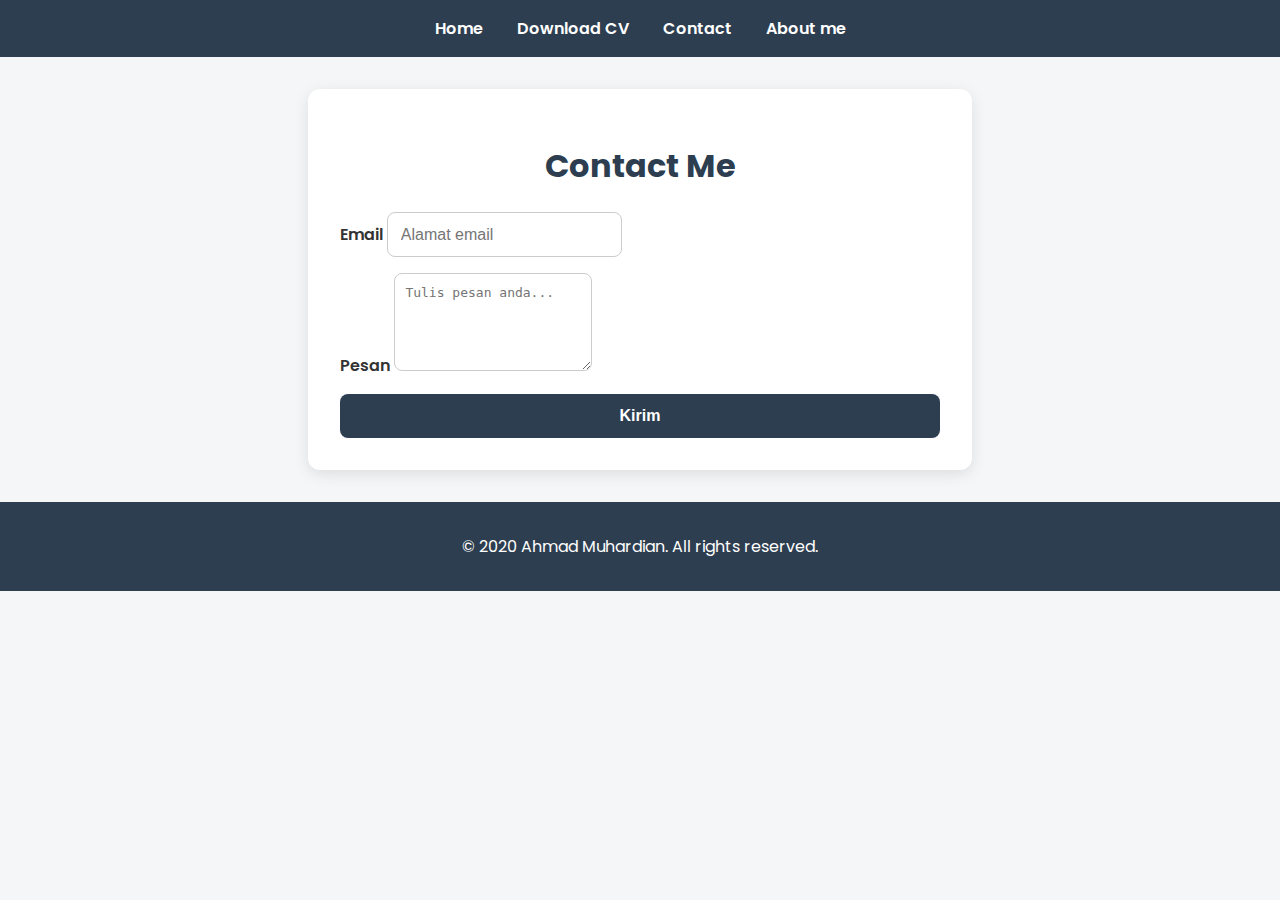
<file: contact.html>
<!DOCTYPE html>
<html lang="en">

<head>
  <meta charset="UTF-8" />
  <meta name="viewport" content="width=device-width, initial-scale=1.0" />
  <title>Muhammad Fadillah Ikram Naveki Personal Website</title>

  <link href="https://fonts.googleapis.com/css2?family=Poppins:wght@400;600&display=swap" rel="stylesheet">

  <style>
    body {
      margin: 0;
      font-family: 'Poppins', sans-serif;
      background-color: #f4f6f8;
      color: #333;
    }

    nav {
        background-color: #2d3e50;
        padding: 1em;
        text-align: center;
        }

        nav a {
        color: white;
        margin: 0 15px;
        text-decoration: none;
        font-weight: 600;
        position: relative;
        transition: all 0.3s ease;
        }

        nav a::after {
        content: '';
        position: absolute;
        width: 0;
        height: 3px;
        bottom: -5px;
        left: 50%;
        background-color: #00e0ff;
        transition: all 0.3s ease;
        transform: translateX(-50%);
        }

        nav a:hover {
        color: #00e0ff;
        }

        nav a:hover::after {
        width: 100%;
        }

    .contact-container {
      background-color: white;
      max-width: 600px;
      margin: 2em auto;
      padding: 2em;
      border-radius: 12px;
      box-shadow: 0 4px 15px rgba(0, 0, 0, 0.1);
    }

    .contact-container h1 {
      text-align: center;
      color: #2d3e50;
    }

    form {
      display: flex;
      flex-direction: column;
      gap: 1em;
    }

    label {
      font-weight: 600;
      margin-bottom: 0.5em;
    }

    input[type="email"],
    textarea {
      padding: 0.8em;
      border: 1px solid #ccc;
      border-radius: 8px;
      font-size: 1em;
      resize: vertical;
    }

    input[type="submit"] {
      background-color: #2d3e50;
      color: white;
      border: none;
      padding: 0.8em;
      border-radius: 8px;
      font-size: 1em;
      font-weight: 600;
      cursor: pointer;
      transition: background-color 0.3s ease;
    }

    input[type="submit"]:hover {
      background-color: #1c2a38;
    }

    footer {
      background-color: #2d3e50;
      color: white;
      text-align: center;
      padding: 1em;
      margin-top: 2em;
    }
  </style>
</head>

<body>
  <nav>
    <a href="index.html">Home</a> 
    <a href="cv-dian.pdf">Download CV</a> 
    <a href="contact.html">Contact</a> 
    <a href="about.html">About me</a>
  </nav>

  <div class="contact-container">
    <h1>Contact Me</h1>
    <form>
      <div>
        <label for="email">Email</label>
        <input type="email" name="email" placeholder="Alamat email" required />
      </div>

      <div>
        <label for="message">Pesan</label>
        <textarea name="message" placeholder="Tulis pesan anda..." rows="5" required></textarea>
      </div>

      <input type="submit" value="Kirim" />
    </form>
  </div>

  <footer>
    <p>&copy; 2020 Ahmad Muhardian. All rights reserved.</p>
  </footer>
</body>

</html>
</file>
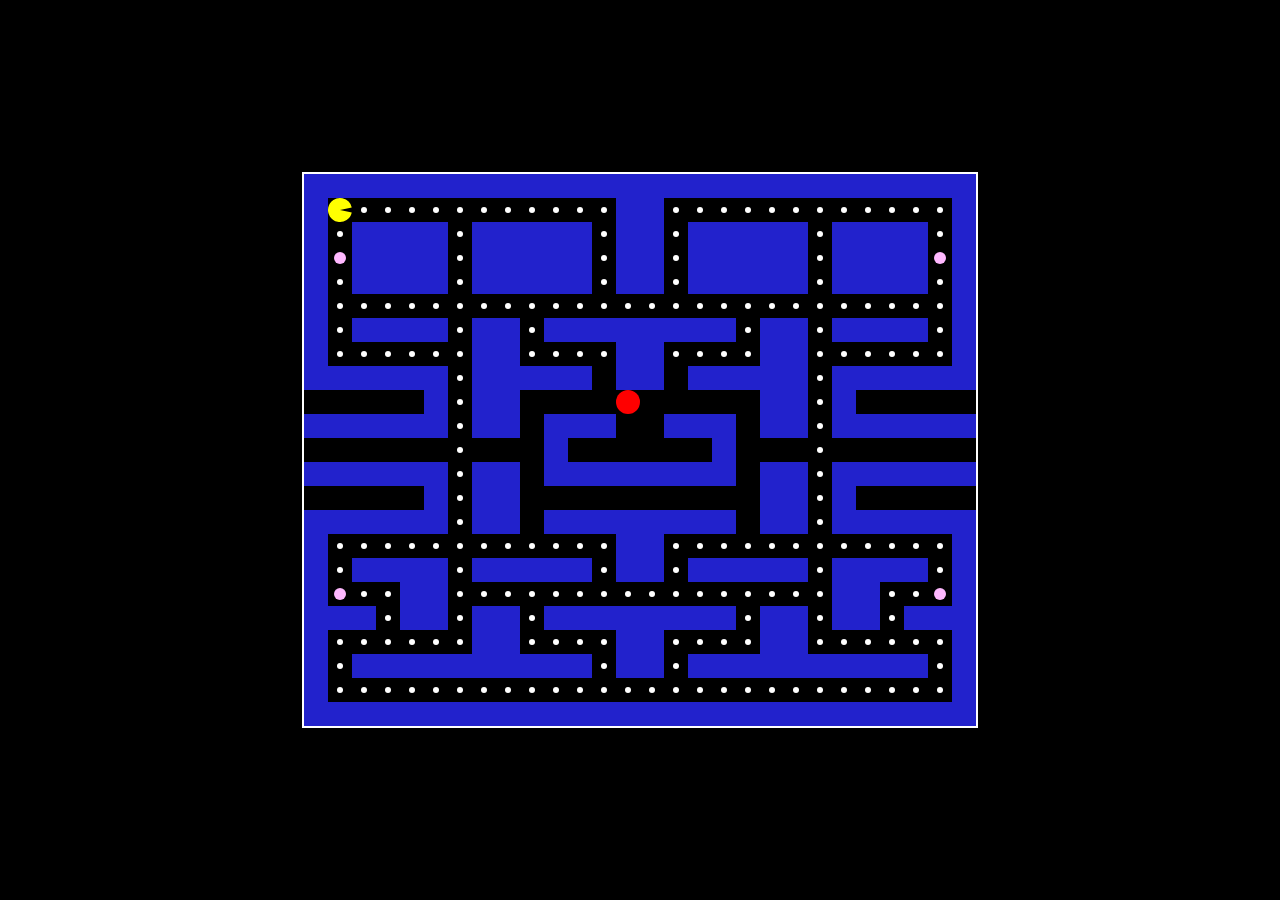
<file: games/pacman/pacman.html>
<!DOCTYPE html>
<html lang="en">

<head>
  <meta charset="UTF-8" />
  <meta name="viewport" content="width=device-width, initial-scale=1.0" />
  <title>Pacman Game</title>
  <style>
    body {
      margin: 0;
      background-color: black;
      display: flex;
      align-items: center;
      justify-content: center;
      height: 100vh;
    }
    canvas {
      border: 2px solid white;
      image-rendering: pixelated;
    }
    #overlay {
      position: fixed;
      top: 0;
      left: 0;
      width: 100%;
      height: 100%;
      background: rgba(0, 0, 0, 0.8);
      display: flex;
      flex-direction: column;
      align-items: center;
      justify-content: center;
      color: white;
      font-family: sans-serif;
      z-index: 9999;
    }
    #overlay.hidden {
      display: none;
    }
    #overlay button {
      margin-top: 1em;
      padding: 0.5em 1.5em;
      font-size: 1rem;
      cursor: pointer;
      background: yellow;
      border: none;
      border-radius: 5px;
      font-weight: bold;
    }
    #overlay button:hover {
      background: gold;
    }
  </style>
</head>

<body>
  <canvas id="pacman"></canvas>

  <div id="overlay" class="hidden">
    <h1>Game Over</h1>
    <p id="scoreDisplay"></p>
    <button onclick="restartGame()">Main Lagi</button>
    <button onclick="exitGame()">Udahan</button>
  </div>

  <script>
    const tileSize = 24;
    const map = [
      "############################",
      "#............##............#",
      "#.####.#####.##.#####.####.#",
      "#o####.#####.##.#####.####o#",
      "#.####.#####.##.#####.####.#",
      "#..........................#",
      "#.####.##.########.##.####.#",
      "#......##....##....##......#",
      "######.##### ## #####.######",
      "     #.##          ##.#     ",
      "######.## ###--### ##.######",
      "      .   #      #   .      ",
      "######.## ######## ##.######",
      "     #.##          ##.#     ",
      "######.## ######## ##.######",
      "#............##............#",
      "#.####.#####.##.#####.####.#",
      "#o..##................##..o#",
      "###.##.##.########.##.##.###",
      "#......##....##....##......#",
      "#.##########.##.##########.#",
      "#..........................#",
      "############################"
    ];

    const canvas = document.getElementById("pacman");
    canvas.width = map[0].length * tileSize;
    canvas.height = map.length * tileSize;
    const ctx = canvas.getContext("2d");

    let pacman;
    let ghosts;
    let score;
    let gameOver;
    let interval;

    function initGame() {
      pacman = { x: 1, y: 1, dirX: 0, dirY: 0, angle: 0 };
      ghosts = [{ x: 14, y: 11, dirX: 0, dirY: 0 }];
      score = 0;
      gameOver = false;
      document.getElementById("overlay").classList.add("hidden");
      interval = setInterval(gameLoop, 200);
    }

    function drawMap() {
      for (let row = 0; row < map.length; row++) {
        for (let col = 0; col < map[row].length; col++) {
          let ch = map[row][col];
          let x = col * tileSize;
          let y = row * tileSize;

          if (ch === "#") {
            ctx.fillStyle = "#2222cc";
            ctx.fillRect(x, y, tileSize, tileSize);
          } else if (ch === ".") {
            ctx.fillStyle = "#fff";
            ctx.beginPath();
            ctx.arc(x + tileSize / 2, y + tileSize / 2, 3, 0, 2 * Math.PI);
            ctx.fill();
          } else if (ch === "o") {
            ctx.fillStyle = "#ffb8ff";
            ctx.beginPath();
            ctx.arc(x + tileSize / 2, y + tileSize / 2, 6, 0, 2 * Math.PI);
            ctx.fill();
          }
        }
      }
    }

    function drawPacman() {
      const px = pacman.x * tileSize + tileSize / 2;
      const py = pacman.y * tileSize + tileSize / 2;
      ctx.fillStyle = "yellow";
      ctx.beginPath();
      ctx.moveTo(px, py);
      ctx.arc(px, py, tileSize / 2, pacman.angle + 0.2, pacman.angle + Math.PI * 2 - 0.2);
      ctx.lineTo(px, py);
      ctx.fill();
    }

    function drawGhosts() {
      ctx.fillStyle = "red";
      for (let ghost of ghosts) {
        ctx.beginPath();
        ctx.arc(ghost.x * tileSize + tileSize / 2, ghost.y * tileSize + tileSize / 2, tileSize / 2, 0, Math.PI * 2);
        ctx.fill();
      }
    }

    function movePacman() {
      const nextX = pacman.x + pacman.dirX;
      const nextY = pacman.y + pacman.dirY;
      const nextTile = map[nextY]?.[nextX];
      if (nextTile && nextTile !== "#") {
        pacman.x = nextX;
        pacman.y = nextY;
        if (map[pacman.y][pacman.x] === ".") {
          map[pacman.y] = map[pacman.y].substring(0, pacman.x) + " " + map[pacman.y].substring(pacman.x + 1);
          score++;
        }
      }
    }

    function moveGhosts() {
      for (let ghost of ghosts) {
        const directions = [
          { dx: 0, dy: -1 },
          { dx: 0, dy: 1 },
          { dx: -1, dy: 0 },
          { dx: 1, dy: 0 }
        ];
        const validMoves = directions.filter(dir => {
          const tx = ghost.x + dir.dx;
          const ty = ghost.y + dir.dy;
          return map[ty]?.[tx] !== "#";
        });
        if (validMoves.length > 0) {
          const move = validMoves[Math.floor(Math.random() * validMoves.length)];
          ghost.x += move.dx;
          ghost.y += move.dy;
        }
      }
    }

    function checkCollision() {
      for (let ghost of ghosts) {
        if (ghost.x === pacman.x && ghost.y === pacman.y) {
          gameOver = true;
          clearInterval(interval);
          document.getElementById("scoreDisplay").textContent = `Score kamu: ${score}`;
          document.getElementById("overlay").classList.remove("hidden");
        }
      }
    }

    function gameLoop() {
      if (gameOver) return;
      ctx.clearRect(0, 0, canvas.width, canvas.height);
      drawMap();
      movePacman();
      moveGhosts();
      checkCollision();
      drawPacman();
      drawGhosts();
    }

    document.addEventListener("keydown", e => {
      if (e.key === "ArrowLeft" || e.key === "a") {
        pacman.dirX = -1; pacman.dirY = 0; pacman.angle = Math.PI;
      } else if (e.key === "ArrowRight" || e.key === "d") {
        pacman.dirX = 1; pacman.dirY = 0; pacman.angle = 0;
      } else if (e.key === "ArrowUp" || e.key === "w") {
        pacman.dirX = 0; pacman.dirY = -1; pacman.angle = -Math.PI / 2;
      } else if (e.key === "ArrowDown" || e.key === "s") {
        pacman.dirX = 0; pacman.dirY = 1; pacman.angle = Math.PI / 2;
      }
    });

    function restartGame() {
      clearInterval(interval);
      initGame();
    }

    function exitGame() {
      window.location.href = "../../index.html"; // Ganti dengan path dashboard jika berbeda
    }

    initGame();
  </script>
</body>

</html>
</file>
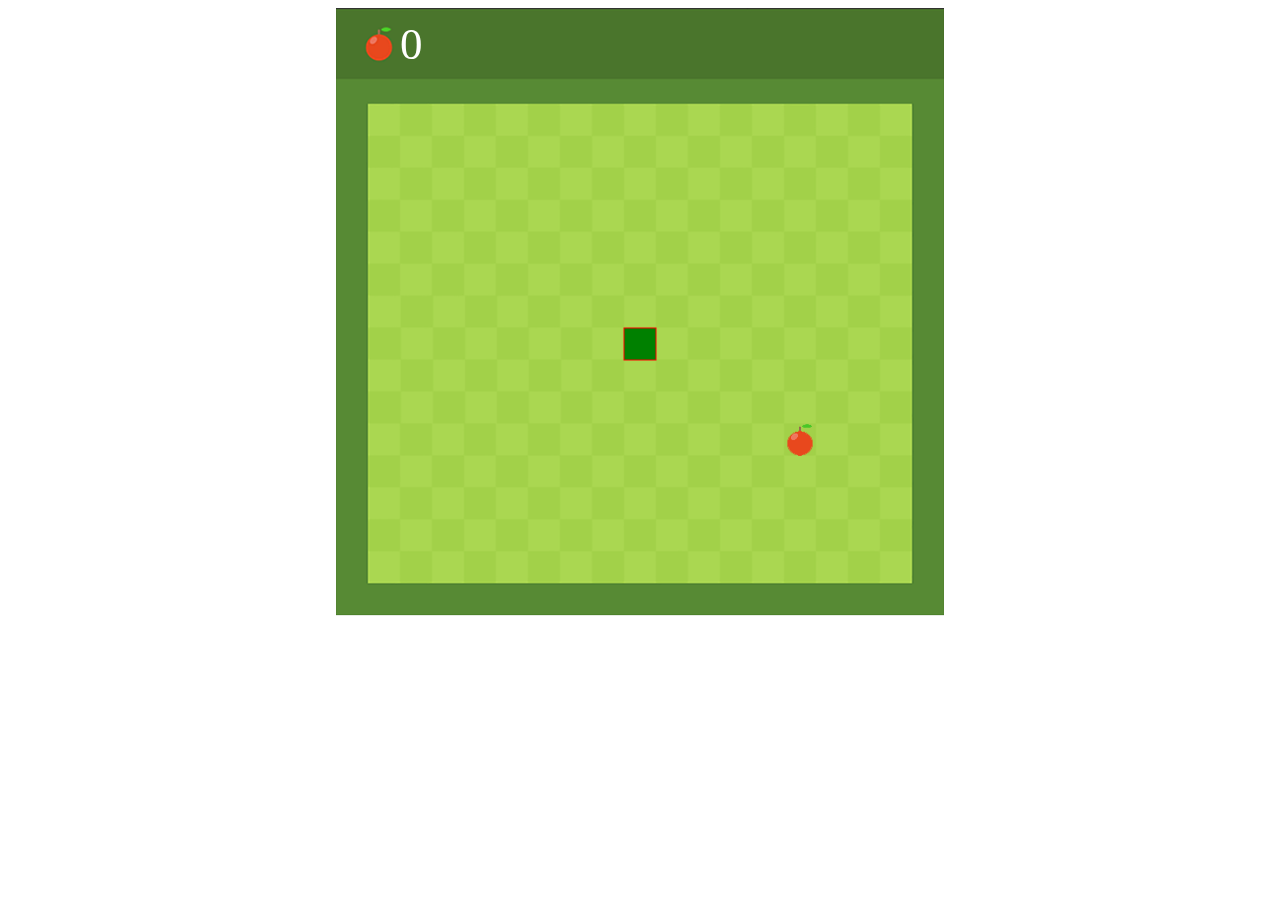
<file: games/snake/snake.html>
<html>
    <head>
        <title>Snake Game</title>
        <style>
            canvas{
                display: block;
                margin: 0 auto;
            }
/* Game Over Overlay */
            #game-over {
            position: fixed;
            top: 0;
            left: 0;
            width: 100%;
            height: 100%;
            backdrop-filter: blur(5px);
            background-color: rgba(0, 0, 0, 0.5);
            display: flex;
            align-items: center;
            justify-content: center;
            z-index: 1000;
            }

            #game-over.hidden {
            display: none;
            }

            .popup {
            background-color: #fff;
            color: #333;
            padding: 2em;
            border-radius: 12px;
            text-align: center;
            box-shadow: 0 10px 25px rgba(0,0,0,0.3);
            animation: fadeIn 0.4s ease-in-out;
            }

            .popup h2 {
            margin-top: 0;
            font-size: 2em;
            }

            .popup button {
            margin: 0.5em;
            padding: 0.6em 1.2em;
            font-size: 1em;
            border: none;
            border-radius: 8px;
            cursor: pointer;
            transition: background 0.3s ease;
            }

            #restart-btn {
            background-color: #2ecc71;
            color: white;
            }

            #restart-btn:hover {
            background-color: #27ae60;
            }

            #quit-btn {
            background-color: #e74c3c;
            color: white;
            }

            #quit-btn:hover {
            background-color: #c0392b;
            }

            @keyframes fadeIn {
            from { opacity: 0; transform: scale(0.9); }
            to { opacity: 1; transform: scale(1); }
            }

        </style>
    </head>
    <canvas id="snake" width="608" height="608"></canvas>
        <div id="game-over" class="hidden">
        <div class="popup">
            <h2>Game Over</h2>
            <p>Skor kamu: <span id="final-score">0</span></p>
            <button id="restart-btn">Main Lagi</button>
            <button id="quit-btn" onclick="exitGame()">Udahan</button>
        </div>
        </div>

    <script src="snake.js"></script>
    <script>
    function exitGame() {
        window.location.href = "../../index.html";
    }
    </script>


    
</html>
</file>
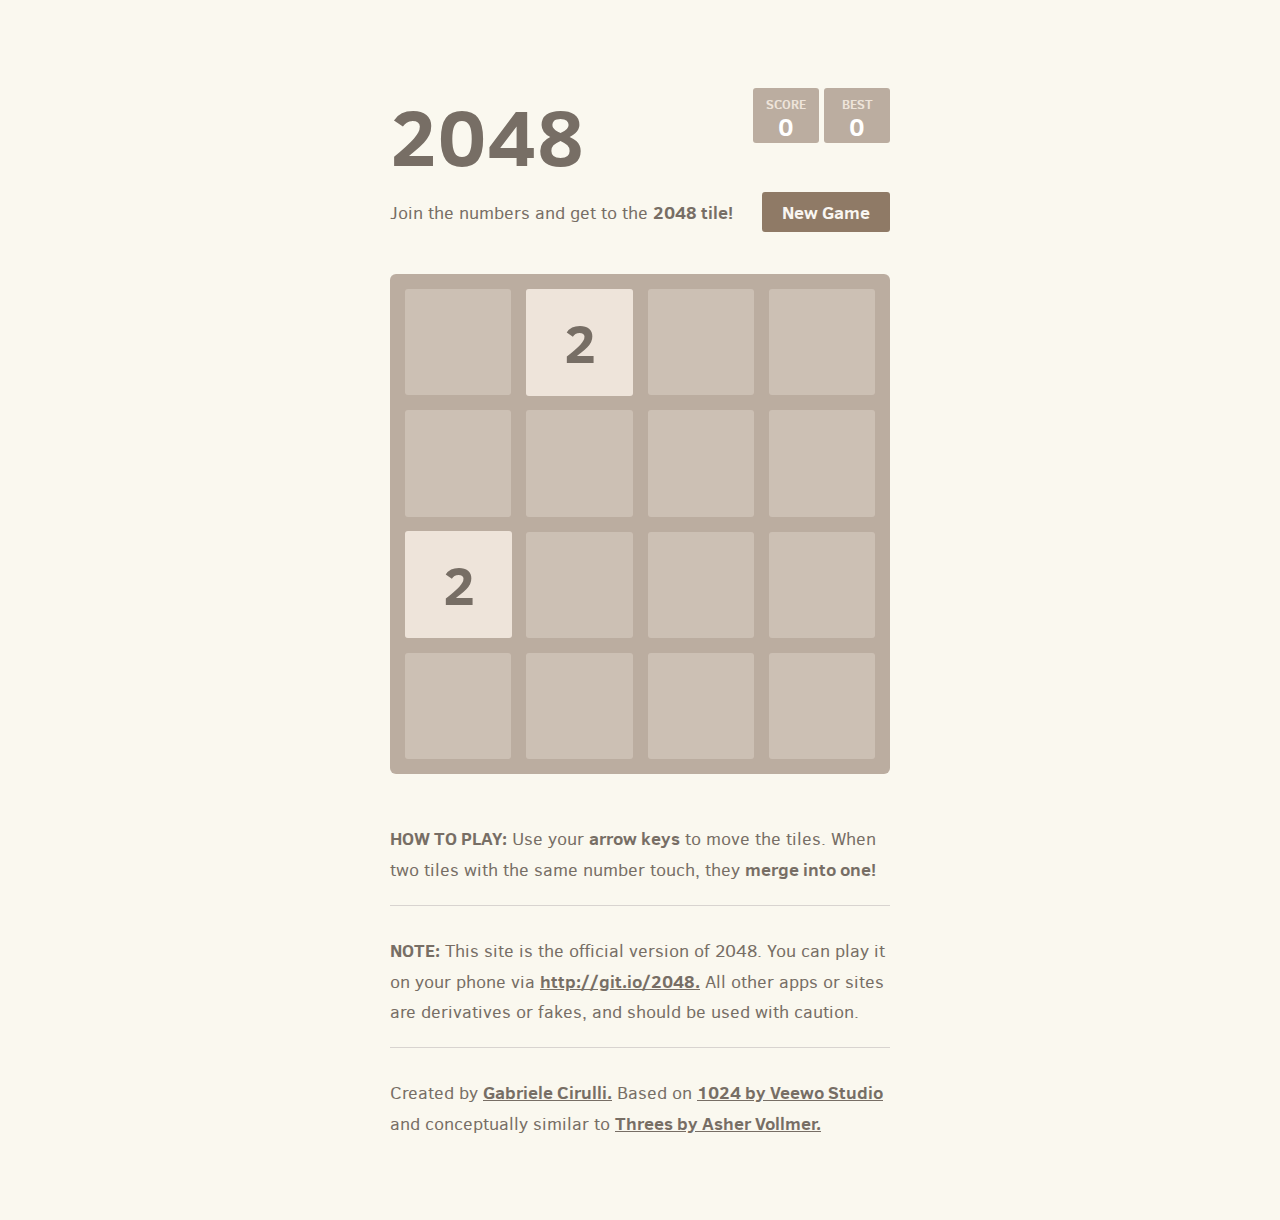
<file: games/2048/2048-master/2048-master/2048.html>
<!DOCTYPE html>
<html>
<head>
  <meta charset="utf-8">
  <title>2048</title>

  <link href="style/main.css" rel="stylesheet" type="text/css">
  <link rel="shortcut icon" href="favicon.ico">
  <link rel="apple-touch-icon" href="meta/apple-touch-icon.png">
  <link rel="apple-touch-startup-image" href="meta/apple-touch-startup-image-640x1096.png" media="(device-width: 320px) and (device-height: 568px) and (-webkit-device-pixel-ratio: 2)"> <!-- iPhone 5+ -->
  <link rel="apple-touch-startup-image" href="meta/apple-touch-startup-image-640x920.png"  media="(device-width: 320px) and (device-height: 480px) and (-webkit-device-pixel-ratio: 2)"> <!-- iPhone, retina -->
  <meta name="apple-mobile-web-app-capable" content="yes">
  <meta name="apple-mobile-web-app-status-bar-style" content="black">

  <meta name="HandheldFriendly" content="True">
  <meta name="MobileOptimized" content="320">
  <meta name="viewport" content="width=device-width, target-densitydpi=160dpi, initial-scale=1.0, maximum-scale=1, user-scalable=no, minimal-ui">
</head>
<body>
  <div class="container">
    <div class="heading">
      <h1 class="title">2048</h1>
      <div class="scores-container">
        <div class="score-container">0</div>
        <div class="best-container">0</div>
      </div>
    </div>

    <div class="above-game">
      <p class="game-intro">Join the numbers and get to the <strong>2048 tile!</strong></p>
      <a class="restart-button">New Game</a>
    </div>

    <div class="game-container">
      <div class="game-message">
        <p></p>
        <div class="lower">
	        <a class="keep-playing-button">Keep going</a>
          <a class="retry-button">Try again</a>
        </div>
      </div>

      <div class="grid-container">
        <div class="grid-row">
          <div class="grid-cell"></div>
          <div class="grid-cell"></div>
          <div class="grid-cell"></div>
          <div class="grid-cell"></div>
        </div>
        <div class="grid-row">
          <div class="grid-cell"></div>
          <div class="grid-cell"></div>
          <div class="grid-cell"></div>
          <div class="grid-cell"></div>
        </div>
        <div class="grid-row">
          <div class="grid-cell"></div>
          <div class="grid-cell"></div>
          <div class="grid-cell"></div>
          <div class="grid-cell"></div>
        </div>
        <div class="grid-row">
          <div class="grid-cell"></div>
          <div class="grid-cell"></div>
          <div class="grid-cell"></div>
          <div class="grid-cell"></div>
        </div>
      </div>

      <div class="tile-container">

      </div>
    </div>

    <p class="game-explanation">
      <strong class="important">How to play:</strong> Use your <strong>arrow keys</strong> to move the tiles. When two tiles with the same number touch, they <strong>merge into one!</strong>
    </p>
    <hr>
    <p>
    <strong class="important">Note:</strong> This site is the official version of 2048. You can play it on your phone via <a href="http://git.io/2048">http://git.io/2048.</a> All other apps or sites are derivatives or fakes, and should be used with caution.
    </p>
    <hr>
    <p>
    Created by <a href="http://gabrielecirulli.com" target="_blank">Gabriele Cirulli.</a> Based on <a href="https://itunes.apple.com/us/app/1024!/id823499224" target="_blank">1024 by Veewo Studio</a> and conceptually similar to <a href="http://asherv.com/threes/" target="_blank">Threes by Asher Vollmer.</a>
    </p>
  </div>

  <script src="js/bind_polyfill.js"></script>
  <script src="js/classlist_polyfill.js"></script>
  <script src="js/animframe_polyfill.js"></script>
  <script src="js/keyboard_input_manager.js"></script>
  <script src="js/html_actuator.js"></script>
  <script src="js/grid.js"></script>
  <script src="js/tile.js"></script>
  <script src="js/local_storage_manager.js"></script>
  <script src="js/game_manager.js"></script>
  <script src="js/application.js"></script>
</body>
</html>
</file>
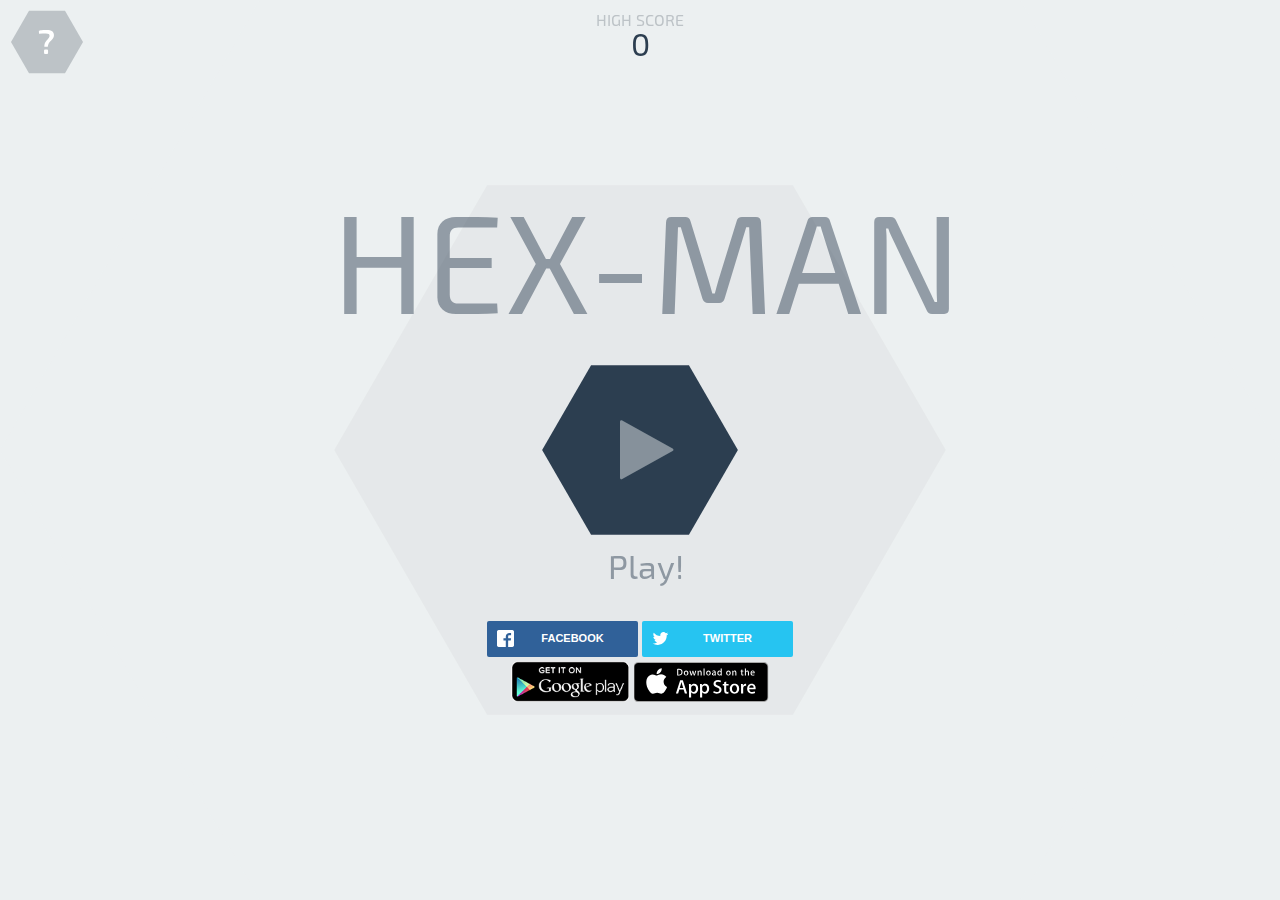
<file: games/hextris/hextris-gh-pages/hextris-gh-pages/hextris.html>
<!DOCTYPE html>
<html lang='en'>
	<head>
		<title>Hextris</title>
		<meta name="description" content="An addictive puzzle game inspired by Tetris.">
		<link rel="manifest" href="manifest.webmanifest">
		<meta name="apple-itunes-app" content="app-id=903769553"/>
		<meta name="apple-mobile-web-app-title" content="Hextris">
		<meta name="apple-mobile-web-app-capable" content="yes">
		<link rel="apple-touch-icon" sizes="120x120" href="images/icons/apple-touch-120.png">
		<link rel="apple-touch-icon" sizes="152x152" href="images/icons/apple-touch-152.png">
		<link rel="apple-touch-icon" sizes="167x167" href="images/icons/apple-touch-167.png">
		<link rel="apple-touch-icon" sizes="180x180" href="images/icons/apple-touch-180.png">
		<link rel="apple-touch-icon" sizes="512x512" href="images/icons/apple-touch-512.png">
		<meta name="viewport" content="width=device-width, initial-scale=1, maximum-scale=1, user-scalable=0, minimal-ui"/>
		<meta property="og:url" content="http://hextris.github.io/hextris/"/>
		<meta property="og:site_name" content="Hextris"/>
		<meta property="og:title" content="Hextris"/>
		<meta property="og:description" content="An addictive puzzle game inspired by Tetris."/>
		<meta property="og:type" content="website"/>
		<meta property="og:author" content="https://www.facebook.com/hextris"/>
		<meta property="og:image" content="http://hextris.github.io/hextris/images/facebook-opengraph.png"/>
		<meta property="og:image:width" content="1200"/>
		<meta property="og:image:height" content="630"/>
		<meta property="twitter:card" content="summary"/>
		<meta property="twitter:site" content="@hextris"/>
		<meta property="twitter:site:id" content="2742209678"/>
		<meta property="twitter:creator" content="@hextris"/>
		<meta property="twitter:creator:id" content="2742209678"/>
		<meta property="twitter:domain" content="http://hextris.github.io"/>
		<meta property="twitter:title" content="Hextris"/>
		<meta property="twitter:description" content="An addictive puzzle game inspired by Tetris."/>
		<meta property="twitter:image:src" content="http://hextris.github.io/hextris/images/twitter-opengraph.png"/>
		<meta property="twitter:image:width" content="512"/>
		<meta property="twitter:image:height" content="512"/>
		<meta property="twitter:app:id:iphone" content="id903769553">
		<meta property="twitter:app:id:ipad" content="id903769553">
		<meta property="twitter:app:id:googleplay" content="com.hextris.hextris">
		<meta property="twitter:app:country" content="us">
		<meta property="twitter:app:url:iphone" content="itunes.apple.com/us/app/id903769553?mt=8">
		<meta property="twitter:app:url:ipad" content="itunes.apple.com/us/app/id903769553?mt=8">
		<meta property="twitter:app:url:googleplay" content="https://play.google.com/store/apps/details?id=com.hextris.hextris">
		<link rel="icon" type="image/png" href="favicon.ico">
		<link href='http://fonts.googleapis.com/css?family=Exo+2' rel='stylesheet' type='text/css'>
		<link rel="stylesheet" href="style/fa/css/font-awesome.min.css">
		<link rel="stylesheet" type="text/css" href="style/style.css">
		<script type='text/javascript' src="vendor/hammer.min.js"></script>
		<script type='text/javascript' src="vendor/js.cookie.js"></script>
		<script type='text/javascript' src="vendor/jsonfn.min.js"></script>
		<script type='text/javascript' src="vendor/keypress.min.js"></script>
		<script type='text/javascript' src="vendor/jquery.js"></script>
		<script type='text/javascript' src="js/save-state.js"></script>
		<script type='text/javascript' src="js/view.js"></script>
		<script type='text/javascript' src="js/wavegen.js"></script>
		<script type='text/javascript' src="js/math.js"></script>
		<script type='text/javascript' src="js/Block.js"></script>
		<script type='text/javascript' src="js/Hex.js"></script>
		<script type='text/javascript' src="js/Text.js"></script>
		<script type='text/javascript' src="js/comboTimer.js"></script>
		<script type='text/javascript' src="js/checking.js"></script>
		<script type='text/javascript' src='js/update.js'></script>
		<script type='text/javascript' src='js/render.js'></script>
		<script type='text/javascript' src="js/input.js"></script>
		<script type='text/javascript' src="js/main.js"></script>
		<script type='text/javascript' src="js/initialization.js"></script>
		<script src="vendor/sweet-alert.min.js"></script>
		<link rel="stylesheet" href="style/rrssb.css"/>
		<script data-ad-client="ca-pub-9107422120987163" async src="https://pagead2.googlesyndication.com/pagead/js/adsbygoogle.js"></script>
	</head>
	<body>
		<canvas id="canvas"></canvas>
		<div id="overlay" class="faded overlay"></div>
		<div id='startBtn' ></div>
		<div id="helpScreen" class='unselectable'>
			<div id='inst_main_body'></div>
		</div>
		<img id="openSideBar" class='helpText' src="./images/btn_help.svg"/>
		<div class="faded overlay"></div>
		<img id="pauseBtn" src="./images/btn_pause.svg"/>
		<img id='restartBtn' src="./images/btn_restart.svg"/>
		<div id='HIGHSCORE'>HIGH SCORE</div>
		<script> (function(i,s,o,g,r,a,m){i['GoogleAnalyticsObject']=r;i[r]=i[r]||function(){ (i[r].q=i[r].q||[]).push(arguments)},i[r].l=1*new Date();a=s.createElement(o), m=s.getElementsByTagName(o)[0];a.async=1;a.src=g;m.parentNode.insertBefore(a,m) })(window,document,'script','//www.google-analytics.com/analytics.js','ga'); ga('create', 'UA-51272720-2', 'auto'); ga('send', 'pageview');
		</script>
		<div id='highScoreInGameText'>
			<div id='highScoreInGameTextHeader'>HIGH SCORE</div><div id='currentHighScore'>10292</div>
		</div>
		<div id="gameoverscreen">
			<div id='container'>
				<div id='gameOverBox' class='GOTitle'>GAME OVER</div>
				<div id='cScore'>1843</div>
				<div id='highScoresTitle' class='GOTitle'>HIGH SCORES</div>
				<div class='score'><span class='scoreNum'>1.</span> <div id="1place" style="display:inline;">0</div></div>
				<div class='score'><span class='scoreNum'>2.</span> <div id="2place" style="display:inline;">0</div></div>
				<div class='score'><span class='scoreNum'>3.</span> <div id="3place" style="display:inline;">0</div></div>
			</div>
			<div id='bottomContainer'>
				<img id='restart' src='./images/btn_restart.svg' height='57px'>
				<div id='socialShare'>
					<?xml version="1.0" encoding="UTF-8" standalone="no"?>
					<svg width="224.6377px" height="57px"  viewBox="0 0 255 65" version="1.1" xmlns="http://www.w3.org/2000/svg" xmlns:xlink="http://www.w3.org/1999/xlink">
						<title>Share button</title>
						<defs>
						</defs>
						<g id="Page-1" stroke="none" stroke-width="1" fill="none" fill-rule="evenodd" sketch:type="MSPage">
							<g id="Game-over-" sketch:type="MSArtboardGroup" transform="translate(-95.000000, -565.000000)">
								<g id="Share-button" sketch:type="MSLayerGroup" transform="translate(95.000000, 565.000000)">
								<a style="cursor:pointer;"class="popup" onclick="window.open('https://twitter.com/intent/tweet?text=Can you beat my score of '+ score +' points at&button_hashtag=hextris ? http://hextris.github.io/hextris @hextris','name','width=600,height=400')" ><polygon  id="Score-hex-2" fill="#3498DB" sketch:type="MSShapeGroup" transform="translate(127.661316, 32.500000) rotate(-90.000000) translate(-127.661316, -32.500000) " points="127.661316 -94.814636 160.137269 -76.064636 160.137269 141.064636 127.661317 159.814636 95.185364 141.064636 95.1853635 -76.064636 "></polygon></a>
									<text style="cursor:pointer;"class="popup" onclick="window.open('https://twitter.com/intent/tweet?text=Can you beat my score of '+ score +' points at&button_hashtag=hextris ? http://hextris.github.io/hextris @hextris','name','width=600,height=400')" id="SHARE-MY-SCORE!" sketch:type="MSTextLayer" font-family="Exo" font-size="16" font-weight="420" fill="#FFFFFF">
										<tspan x="67" y="39">SHARE MY SCORE!</tspan>
									</text>
								</g>
							</g>
						</g>
					</svg>
				</div>
				<div id='buttonCont'>
					<ul class="rrssb-buttons">
						<li class="rrssb-facebook">
							<a href='http://www.facebook.com/sharer.php?s=100
								&p[url]=hextris.io' class="popup">
								<span class="rrssb-icon">
									<svg xmlns="http://www.w3.org/2000/svg" preserveAspectRatio="xMidYMid" width="29" height="29" viewBox="0 0 29 29">
										<path d="M26.4 0H2.6C1.714 0 0 1.715 0 2.6v23.8c0 .884 1.715 2.6 2.6 2.6h12.393V17.988h-3.996v-3.98h3.997v-3.062c0-3.746 2.835-5.97 6.177-5.97 1.6 0 2.444.173 2.845.226v3.792H21.18c-1.817 0-2.156.9-2.156 2.168v2.847h5.045l-.66 3.978h-4.386V29H26.4c.884 0 2.6-1.716 2.6-2.6V2.6c0-.885-1.716-2.6-2.6-2.6z"
										class="cls-2" fill-rule="evenodd"/>
									</svg>
								</span>
								<span class="rrssb-text">facebook</span>
							</a>
						</li>
						<li class="rrssb-twitter">
							<a href="http://twitter.com/home?status=Play Hextris! - http://hextris.github.io/ #hextris"
							class="popup">
								<span class="rrssb-icon">
									<svg xmlns="http://www.w3.org/2000/svg" width="28" height="28" viewBox="0 0 28 28">
										<path d="M24.253 8.756C24.69 17.08 18.297 24.182 9.97 24.62c-3.122.162-6.22-.646-8.86-2.32 2.702.18 5.375-.648 7.507-2.32-2.072-.248-3.818-1.662-4.49-3.64.802.13 1.62.077 2.4-.154-2.482-.466-4.312-2.586-4.412-5.11.688.276 1.426.408 2.168.387-2.135-1.65-2.73-4.62-1.394-6.965C5.574 7.816 9.54 9.84 13.802 10.07c-.842-2.738.694-5.64 3.434-6.48 2.018-.624 4.212.043 5.546 1.682 1.186-.213 2.318-.662 3.33-1.317-.386 1.256-1.248 2.312-2.4 2.942 1.048-.106 2.07-.394 3.02-.85-.458 1.182-1.343 2.15-2.48 2.71z"
										/>
									</svg>
								</span>
								<span class="rrssb-text">twitter</span>
							</a>
						</li>
				</ul>
					<div id='badges'>
						<a href="https://play.google.com/store/apps/details?id=com.hextris.hextris" ><img id='androidBadge' src='images/android.png'/></a>
						<a href ="https://itunes.apple.com/us/app/hextris/id903769553?mt=8"><img id='iOSBadge'  src='images/appstore.svg'/></a>
					</div>
				</div>
			</div>
		</div>
			<script type="text/javascript">
				(function addRussianSocialShare(){
					var lang=navigator.language || navigator.userLanguage;
					if (lang.substr(0, 2) == 'ru') {
						$('.rrssb-facebook').remove();
						var n=$.parseHTML('<li class="rrssb-vk"><a href="http://vk.com/share.php?url=http://kurtnoble.com/labs/rrssb/index.html" class="popup"><span class="rrssb-icon"><svg xmlns="http://www.w3.org/2000/svg" width="28" height="28" viewBox="70 70 378.7 378.7"><path d="M254.998 363.106h21.217s6.408-.706 9.684-4.23c3.01-3.24 2.914-9.32 2.914-9.32s-.415-28.47 12.796-32.663c13.03-4.133 29.755 27.515 47.482 39.685 13.407 9.206 23.594 7.19 23.594 7.19l47.407-.662s24.797-1.53 13.038-21.027c-.96-1.594-6.85-14.424-35.247-40.784-29.728-27.59-25.743-23.126 10.063-70.85 21.807-29.063 30.523-46.806 27.8-54.405-2.596-7.24-18.636-5.326-18.636-5.326l-53.375.33s-3.96-.54-6.892 1.216c-2.87 1.716-4.71 5.726-4.71 5.726s-8.452 22.49-19.714 41.618c-23.77 40.357-33.274 42.494-37.16 39.984-9.037-5.842-6.78-23.462-6.78-35.983 0-39.112 5.934-55.42-11.55-59.64-5.802-1.4-10.076-2.327-24.915-2.48-19.046-.192-35.162.06-44.29 4.53-6.072 2.975-10.757 9.6-7.902 9.98 3.528.47 11.516 2.158 15.75 7.92 5.472 7.444 5.28 24.154 5.28 24.154s3.145 46.04-7.34 51.758c-7.193 3.922-17.063-4.085-38.253-40.7-10.855-18.755-19.054-39.49-19.054-39.49s-1.578-3.873-4.398-5.947c-3.42-2.51-8.2-3.307-8.2-3.307l-50.722.33s-7.612.213-10.41 3.525c-2.488 2.947-.198 9.036-.198 9.036s39.707 92.902 84.672 139.72c41.234 42.93 88.048 40.112 88.048 40.112"/></svg></span><span class="rrssb-text">vk.com</span></a></li>');
						$('.rrssb-buttons').prepend(n);
					}})()
			</script>
		<script type="text/javascript" src='vendor/rrssb.min.js'></script>
	</body>
</html>
</file>
<file: games/2048/2048-master/2048-master/style/main.css>
@import url(fonts/clear-sans.css);
html, body {
  margin: 0;
  padding: 0;
  background: #faf8ef;
  color: #776e65;
  font-family: "Clear Sans", "Helvetica Neue", Arial, sans-serif;
  font-size: 18px; }

body {
  margin: 80px 0; }

.heading:after {
  content: "";
  display: block;
  clear: both; }

h1.title {
  font-size: 80px;
  font-weight: bold;
  margin: 0;
  display: block;
  float: left; }

@-webkit-keyframes move-up {
  0% {
    top: 25px;
    opacity: 1; }

  100% {
    top: -50px;
    opacity: 0; } }
@-moz-keyframes move-up {
  0% {
    top: 25px;
    opacity: 1; }

  100% {
    top: -50px;
    opacity: 0; } }
@keyframes move-up {
  0% {
    top: 25px;
    opacity: 1; }

  100% {
    top: -50px;
    opacity: 0; } }
.scores-container {
  float: right;
  text-align: right; }

.score-container, .best-container {
  position: relative;
  display: inline-block;
  background: #bbada0;
  padding: 15px 25px;
  font-size: 25px;
  height: 25px;
  line-height: 47px;
  font-weight: bold;
  border-radius: 3px;
  color: white;
  margin-top: 8px;
  text-align: center; }
  .score-container:after, .best-container:after {
    position: absolute;
    width: 100%;
    top: 10px;
    left: 0;
    text-transform: uppercase;
    font-size: 13px;
    line-height: 13px;
    text-align: center;
    color: #eee4da; }
  .score-container .score-addition, .best-container .score-addition {
    position: absolute;
    right: 30px;
    color: red;
    font-size: 25px;
    line-height: 25px;
    font-weight: bold;
    color: rgba(119, 110, 101, 0.9);
    z-index: 100;
    -webkit-animation: move-up 600ms ease-in;
    -moz-animation: move-up 600ms ease-in;
    animation: move-up 600ms ease-in;
    -webkit-animation-fill-mode: both;
    -moz-animation-fill-mode: both;
    animation-fill-mode: both; }

.score-container:after {
  content: "Score"; }

.best-container:after {
  content: "Best"; }

p {
  margin-top: 0;
  margin-bottom: 10px;
  line-height: 1.65; }

a {
  color: #776e65;
  font-weight: bold;
  text-decoration: underline;
  cursor: pointer; }

strong.important {
  text-transform: uppercase; }

hr {
  border: none;
  border-bottom: 1px solid #d8d4d0;
  margin-top: 20px;
  margin-bottom: 30px; }

.container {
  width: 500px;
  margin: 0 auto; }

@-webkit-keyframes fade-in {
  0% {
    opacity: 0; }

  100% {
    opacity: 1; } }
@-moz-keyframes fade-in {
  0% {
    opacity: 0; }

  100% {
    opacity: 1; } }
@keyframes fade-in {
  0% {
    opacity: 0; }

  100% {
    opacity: 1; } }
.game-container {
  margin-top: 40px;
  position: relative;
  padding: 15px;
  cursor: default;
  -webkit-touch-callout: none;
  -ms-touch-callout: none;
  -webkit-user-select: none;
  -moz-user-select: none;
  -ms-user-select: none;
  -ms-touch-action: none;
  touch-action: none;
  background: #bbada0;
  border-radius: 6px;
  width: 500px;
  height: 500px;
  -webkit-box-sizing: border-box;
  -moz-box-sizing: border-box;
  box-sizing: border-box; }
  .game-container .game-message {
    display: none;
    position: absolute;
    top: 0;
    right: 0;
    bottom: 0;
    left: 0;
    background: rgba(238, 228, 218, 0.5);
    z-index: 100;
    text-align: center;
    -webkit-animation: fade-in 800ms ease 1200ms;
    -moz-animation: fade-in 800ms ease 1200ms;
    animation: fade-in 800ms ease 1200ms;
    -webkit-animation-fill-mode: both;
    -moz-animation-fill-mode: both;
    animation-fill-mode: both; }
    .game-container .game-message p {
      font-size: 60px;
      font-weight: bold;
      height: 60px;
      line-height: 60px;
      margin-top: 222px; }
    .game-container .game-message .lower {
      display: block;
      margin-top: 59px; }
    .game-container .game-message a {
      display: inline-block;
      background: #8f7a66;
      border-radius: 3px;
      padding: 0 20px;
      text-decoration: none;
      color: #f9f6f2;
      height: 40px;
      line-height: 42px;
      margin-left: 9px; }
      .game-container .game-message a.keep-playing-button {
        display: none; }
    .game-container .game-message.game-won {
      background: rgba(237, 194, 46, 0.5);
      color: #f9f6f2; }
      .game-container .game-message.game-won a.keep-playing-button {
        display: inline-block; }
    .game-container .game-message.game-won, .game-container .game-message.game-over {
      display: block; }

.grid-container {
  position: absolute;
  z-index: 1; }

.grid-row {
  margin-bottom: 15px; }
  .grid-row:last-child {
    margin-bottom: 0; }
  .grid-row:after {
    content: "";
    display: block;
    clear: both; }

.grid-cell {
  width: 106.25px;
  height: 106.25px;
  margin-right: 15px;
  float: left;
  border-radius: 3px;
  background: rgba(238, 228, 218, 0.35); }
  .grid-cell:last-child {
    margin-right: 0; }

.tile-container {
  position: absolute;
  z-index: 2; }

.tile, .tile .tile-inner {
  width: 107px;
  height: 107px;
  line-height: 107px; }
.tile.tile-position-1-1 {
  -webkit-transform: translate(0px, 0px);
  -moz-transform: translate(0px, 0px);
  -ms-transform: translate(0px, 0px);
  transform: translate(0px, 0px); }
.tile.tile-position-1-2 {
  -webkit-transform: translate(0px, 121px);
  -moz-transform: translate(0px, 121px);
  -ms-transform: translate(0px, 121px);
  transform: translate(0px, 121px); }
.tile.tile-position-1-3 {
  -webkit-transform: translate(0px, 242px);
  -moz-transform: translate(0px, 242px);
  -ms-transform: translate(0px, 242px);
  transform: translate(0px, 242px); }
.tile.tile-position-1-4 {
  -webkit-transform: translate(0px, 363px);
  -moz-transform: translate(0px, 363px);
  -ms-transform: translate(0px, 363px);
  transform: translate(0px, 363px); }
.tile.tile-position-2-1 {
  -webkit-transform: translate(121px, 0px);
  -moz-transform: translate(121px, 0px);
  -ms-transform: translate(121px, 0px);
  transform: translate(121px, 0px); }
.tile.tile-position-2-2 {
  -webkit-transform: translate(121px, 121px);
  -moz-transform: translate(121px, 121px);
  -ms-transform: translate(121px, 121px);
  transform: translate(121px, 121px); }
.tile.tile-position-2-3 {
  -webkit-transform: translate(121px, 242px);
  -moz-transform: translate(121px, 242px);
  -ms-transform: translate(121px, 242px);
  transform: translate(121px, 242px); }
.tile.tile-position-2-4 {
  -webkit-transform: translate(121px, 363px);
  -moz-transform: translate(121px, 363px);
  -ms-transform: translate(121px, 363px);
  transform: translate(121px, 363px); }
.tile.tile-position-3-1 {
  -webkit-transform: translate(242px, 0px);
  -moz-transform: translate(242px, 0px);
  -ms-transform: translate(242px, 0px);
  transform: translate(242px, 0px); }
.tile.tile-position-3-2 {
  -webkit-transform: translate(242px, 121px);
  -moz-transform: translate(242px, 121px);
  -ms-transform: translate(242px, 121px);
  transform: translate(242px, 121px); }
.tile.tile-position-3-3 {
  -webkit-transform: translate(242px, 242px);
  -moz-transform: translate(242px, 242px);
  -ms-transform: translate(242px, 242px);
  transform: translate(242px, 242px); }
.tile.tile-position-3-4 {
  -webkit-transform: translate(242px, 363px);
  -moz-transform: translate(242px, 363px);
  -ms-transform: translate(242px, 363px);
  transform: translate(242px, 363px); }
.tile.tile-position-4-1 {
  -webkit-transform: translate(363px, 0px);
  -moz-transform: translate(363px, 0px);
  -ms-transform: translate(363px, 0px);
  transform: translate(363px, 0px); }
.tile.tile-position-4-2 {
  -webkit-transform: translate(363px, 121px);
  -moz-transform: translate(363px, 121px);
  -ms-transform: translate(363px, 121px);
  transform: translate(363px, 121px); }
.tile.tile-position-4-3 {
  -webkit-transform: translate(363px, 242px);
  -moz-transform: translate(363px, 242px);
  -ms-transform: translate(363px, 242px);
  transform: translate(363px, 242px); }
.tile.tile-position-4-4 {
  -webkit-transform: translate(363px, 363px);
  -moz-transform: translate(363px, 363px);
  -ms-transform: translate(363px, 363px);
  transform: translate(363px, 363px); }

.tile {
  position: absolute;
  -webkit-transition: 100ms ease-in-out;
  -moz-transition: 100ms ease-in-out;
  transition: 100ms ease-in-out;
  -webkit-transition-property: -webkit-transform;
  -moz-transition-property: -moz-transform;
  transition-property: transform; }
  .tile .tile-inner {
    border-radius: 3px;
    background: #eee4da;
    text-align: center;
    font-weight: bold;
    z-index: 10;
    font-size: 55px; }
  .tile.tile-2 .tile-inner {
    background: #eee4da;
    box-shadow: 0 0 30px 10px rgba(243, 215, 116, 0), inset 0 0 0 1px rgba(255, 255, 255, 0); }
  .tile.tile-4 .tile-inner {
    background: #ede0c8;
    box-shadow: 0 0 30px 10px rgba(243, 215, 116, 0), inset 0 0 0 1px rgba(255, 255, 255, 0); }
  .tile.tile-8 .tile-inner {
    color: #f9f6f2;
    background: #f2b179; }
  .tile.tile-16 .tile-inner {
    color: #f9f6f2;
    background: #f59563; }
  .tile.tile-32 .tile-inner {
    color: #f9f6f2;
    background: #f67c5f; }
  .tile.tile-64 .tile-inner {
    color: #f9f6f2;
    background: #f65e3b; }
  .tile.tile-128 .tile-inner {
    color: #f9f6f2;
    background: #edcf72;
    box-shadow: 0 0 30px 10px rgba(243, 215, 116, 0.2381), inset 0 0 0 1px rgba(255, 255, 255, 0.14286);
    font-size: 45px; }
    @media screen and (max-width: 520px) {
      .tile.tile-128 .tile-inner {
        font-size: 25px; } }
  .tile.tile-256 .tile-inner {
    color: #f9f6f2;
    background: #edcc61;
    box-shadow: 0 0 30px 10px rgba(243, 215, 116, 0.31746), inset 0 0 0 1px rgba(255, 255, 255, 0.19048);
    font-size: 45px; }
    @media screen and (max-width: 520px) {
      .tile.tile-256 .tile-inner {
        font-size: 25px; } }
  .tile.tile-512 .tile-inner {
    color: #f9f6f2;
    background: #edc850;
    box-shadow: 0 0 30px 10px rgba(243, 215, 116, 0.39683), inset 0 0 0 1px rgba(255, 255, 255, 0.2381);
    font-size: 45px; }
    @media screen and (max-width: 520px) {
      .tile.tile-512 .tile-inner {
        font-size: 25px; } }
  .tile.tile-1024 .tile-inner {
    color: #f9f6f2;
    background: #edc53f;
    box-shadow: 0 0 30px 10px rgba(243, 215, 116, 0.47619), inset 0 0 0 1px rgba(255, 255, 255, 0.28571);
    font-size: 35px; }
    @media screen and (max-width: 520px) {
      .tile.tile-1024 .tile-inner {
        font-size: 15px; } }
  .tile.tile-2048 .tile-inner {
    color: #f9f6f2;
    background: #edc22e;
    box-shadow: 0 0 30px 10px rgba(243, 215, 116, 0.55556), inset 0 0 0 1px rgba(255, 255, 255, 0.33333);
    font-size: 35px; }
    @media screen and (max-width: 520px) {
      .tile.tile-2048 .tile-inner {
        font-size: 15px; } }
  .tile.tile-super .tile-inner {
    color: #f9f6f2;
    background: #3c3a32;
    font-size: 30px; }
    @media screen and (max-width: 520px) {
      .tile.tile-super .tile-inner {
        font-size: 10px; } }

@-webkit-keyframes appear {
  0% {
    opacity: 0;
    -webkit-transform: scale(0);
    -moz-transform: scale(0);
    -ms-transform: scale(0);
    transform: scale(0); }

  100% {
    opacity: 1;
    -webkit-transform: scale(1);
    -moz-transform: scale(1);
    -ms-transform: scale(1);
    transform: scale(1); } }
@-moz-keyframes appear {
  0% {
    opacity: 0;
    -webkit-transform: scale(0);
    -moz-transform: scale(0);
    -ms-transform: scale(0);
    transform: scale(0); }

  100% {
    opacity: 1;
    -webkit-transform: scale(1);
    -moz-transform: scale(1);
    -ms-transform: scale(1);
    transform: scale(1); } }
@keyframes appear {
  0% {
    opacity: 0;
    -webkit-transform: scale(0);
    -moz-transform: scale(0);
    -ms-transform: scale(0);
    transform: scale(0); }

  100% {
    opacity: 1;
    -webkit-transform: scale(1);
    -moz-transform: scale(1);
    -ms-transform: scale(1);
    transform: scale(1); } }
.tile-new .tile-inner {
  -webkit-animation: appear 200ms ease 100ms;
  -moz-animation: appear 200ms ease 100ms;
  animation: appear 200ms ease 100ms;
  -webkit-animation-fill-mode: backwards;
  -moz-animation-fill-mode: backwards;
  animation-fill-mode: backwards; }

@-webkit-keyframes pop {
  0% {
    -webkit-transform: scale(0);
    -moz-transform: scale(0);
    -ms-transform: scale(0);
    transform: scale(0); }

  50% {
    -webkit-transform: scale(1.2);
    -moz-transform: scale(1.2);
    -ms-transform: scale(1.2);
    transform: scale(1.2); }

  100% {
    -webkit-transform: scale(1);
    -moz-transform: scale(1);
    -ms-transform: scale(1);
    transform: scale(1); } }
@-moz-keyframes pop {
  0% {
    -webkit-transform: scale(0);
    -moz-transform: scale(0);
    -ms-transform: scale(0);
    transform: scale(0); }

  50% {
    -webkit-transform: scale(1.2);
    -moz-transform: scale(1.2);
    -ms-transform: scale(1.2);
    transform: scale(1.2); }

  100% {
    -webkit-transform: scale(1);
    -moz-transform: scale(1);
    -ms-transform: scale(1);
    transform: scale(1); } }
@keyframes pop {
  0% {
    -webkit-transform: scale(0);
    -moz-transform: scale(0);
    -ms-transform: scale(0);
    transform: scale(0); }

  50% {
    -webkit-transform: scale(1.2);
    -moz-transform: scale(1.2);
    -ms-transform: scale(1.2);
    transform: scale(1.2); }

  100% {
    -webkit-transform: scale(1);
    -moz-transform: scale(1);
    -ms-transform: scale(1);
    transform: scale(1); } }
.tile-merged .tile-inner {
  z-index: 20;
  -webkit-animation: pop 200ms ease 100ms;
  -moz-animation: pop 200ms ease 100ms;
  animation: pop 200ms ease 100ms;
  -webkit-animation-fill-mode: backwards;
  -moz-animation-fill-mode: backwards;
  animation-fill-mode: backwards; }

.above-game:after {
  content: "";
  display: block;
  clear: both; }

.game-intro {
  float: left;
  line-height: 42px;
  margin-bottom: 0; }

.restart-button {
  display: inline-block;
  background: #8f7a66;
  border-radius: 3px;
  padding: 0 20px;
  text-decoration: none;
  color: #f9f6f2;
  height: 40px;
  line-height: 42px;
  display: block;
  text-align: center;
  float: right; }

.game-explanation {
  margin-top: 50px; }

@media screen and (max-width: 520px) {
  html, body {
    font-size: 15px; }

  body {
    margin: 20px 0;
    padding: 0 20px; }

  h1.title {
    font-size: 27px;
    margin-top: 15px; }

  .container {
    width: 280px;
    margin: 0 auto; }

  .score-container, .best-container {
    margin-top: 0;
    padding: 15px 10px;
    min-width: 40px; }

  .heading {
    margin-bottom: 10px; }

  .game-intro {
    width: 55%;
    display: block;
    box-sizing: border-box;
    line-height: 1.65; }

  .restart-button {
    width: 42%;
    padding: 0;
    display: block;
    box-sizing: border-box;
    margin-top: 2px; }

  .game-container {
    margin-top: 17px;
    position: relative;
    padding: 10px;
    cursor: default;
    -webkit-touch-callout: none;
    -ms-touch-callout: none;
    -webkit-user-select: none;
    -moz-user-select: none;
    -ms-user-select: none;
    -ms-touch-action: none;
    touch-action: none;
    background: #bbada0;
    border-radius: 6px;
    width: 280px;
    height: 280px;
    -webkit-box-sizing: border-box;
    -moz-box-sizing: border-box;
    box-sizing: border-box; }
    .game-container .game-message {
      display: none;
      position: absolute;
      top: 0;
      right: 0;
      bottom: 0;
      left: 0;
      background: rgba(238, 228, 218, 0.5);
      z-index: 100;
      text-align: center;
      -webkit-animation: fade-in 800ms ease 1200ms;
      -moz-animation: fade-in 800ms ease 1200ms;
      animation: fade-in 800ms ease 1200ms;
      -webkit-animation-fill-mode: both;
      -moz-animation-fill-mode: both;
      animation-fill-mode: both; }
      .game-container .game-message p {
        font-size: 60px;
        font-weight: bold;
        height: 60px;
        line-height: 60px;
        margin-top: 222px; }
      .game-container .game-message .lower {
        display: block;
        margin-top: 59px; }
      .game-container .game-message a {
        display: inline-block;
        background: #8f7a66;
        border-radius: 3px;
        padding: 0 20px;
        text-decoration: none;
        color: #f9f6f2;
        height: 40px;
        line-height: 42px;
        margin-left: 9px; }
        .game-container .game-message a.keep-playing-button {
          display: none; }
      .game-container .game-message.game-won {
        background: rgba(237, 194, 46, 0.5);
        color: #f9f6f2; }
        .game-container .game-message.game-won a.keep-playing-button {
          display: inline-block; }
      .game-container .game-message.game-won, .game-container .game-message.game-over {
        display: block; }

  .grid-container {
    position: absolute;
    z-index: 1; }

  .grid-row {
    margin-bottom: 10px; }
    .grid-row:last-child {
      margin-bottom: 0; }
    .grid-row:after {
      content: "";
      display: block;
      clear: both; }

  .grid-cell {
    width: 57.5px;
    height: 57.5px;
    margin-right: 10px;
    float: left;
    border-radius: 3px;
    background: rgba(238, 228, 218, 0.35); }
    .grid-cell:last-child {
      margin-right: 0; }

  .tile-container {
    position: absolute;
    z-index: 2; }

  .tile, .tile .tile-inner {
    width: 58px;
    height: 58px;
    line-height: 58px; }
  .tile.tile-position-1-1 {
    -webkit-transform: translate(0px, 0px);
    -moz-transform: translate(0px, 0px);
    -ms-transform: translate(0px, 0px);
    transform: translate(0px, 0px); }
  .tile.tile-position-1-2 {
    -webkit-transform: translate(0px, 67px);
    -moz-transform: translate(0px, 67px);
    -ms-transform: translate(0px, 67px);
    transform: translate(0px, 67px); }
  .tile.tile-position-1-3 {
    -webkit-transform: translate(0px, 135px);
    -moz-transform: translate(0px, 135px);
    -ms-transform: translate(0px, 135px);
    transform: translate(0px, 135px); }
  .tile.tile-position-1-4 {
    -webkit-transform: translate(0px, 202px);
    -moz-transform: translate(0px, 202px);
    -ms-transform: translate(0px, 202px);
    transform: translate(0px, 202px); }
  .tile.tile-position-2-1 {
    -webkit-transform: translate(67px, 0px);
    -moz-transform: translate(67px, 0px);
    -ms-transform: translate(67px, 0px);
    transform: translate(67px, 0px); }
  .tile.tile-position-2-2 {
    -webkit-transform: translate(67px, 67px);
    -moz-transform: translate(67px, 67px);
    -ms-transform: translate(67px, 67px);
    transform: translate(67px, 67px); }
  .tile.tile-position-2-3 {
    -webkit-transform: translate(67px, 135px);
    -moz-transform: translate(67px, 135px);
    -ms-transform: translate(67px, 135px);
    transform: translate(67px, 135px); }
  .tile.tile-position-2-4 {
    -webkit-transform: translate(67px, 202px);
    -moz-transform: translate(67px, 202px);
    -ms-transform: translate(67px, 202px);
    transform: translate(67px, 202px); }
  .tile.tile-position-3-1 {
    -webkit-transform: translate(135px, 0px);
    -moz-transform: translate(135px, 0px);
    -ms-transform: translate(135px, 0px);
    transform: translate(135px, 0px); }
  .tile.tile-position-3-2 {
    -webkit-transform: translate(135px, 67px);
    -moz-transform: translate(135px, 67px);
    -ms-transform: translate(135px, 67px);
    transform: translate(135px, 67px); }
  .tile.tile-position-3-3 {
    -webkit-transform: translate(135px, 135px);
    -moz-transform: translate(135px, 135px);
    -ms-transform: translate(135px, 135px);
    transform: translate(135px, 135px); }
  .tile.tile-position-3-4 {
    -webkit-transform: translate(135px, 202px);
    -moz-transform: translate(135px, 202px);
    -ms-transform: translate(135px, 202px);
    transform: translate(135px, 202px); }
  .tile.tile-position-4-1 {
    -webkit-transform: translate(202px, 0px);
    -moz-transform: translate(202px, 0px);
    -ms-transform: translate(202px, 0px);
    transform: translate(202px, 0px); }
  .tile.tile-position-4-2 {
    -webkit-transform: translate(202px, 67px);
    -moz-transform: translate(202px, 67px);
    -ms-transform: translate(202px, 67px);
    transform: translate(202px, 67px); }
  .tile.tile-position-4-3 {
    -webkit-transform: translate(202px, 135px);
    -moz-transform: translate(202px, 135px);
    -ms-transform: translate(202px, 135px);
    transform: translate(202px, 135px); }
  .tile.tile-position-4-4 {
    -webkit-transform: translate(202px, 202px);
    -moz-transform: translate(202px, 202px);
    -ms-transform: translate(202px, 202px);
    transform: translate(202px, 202px); }

  .tile .tile-inner {
    font-size: 35px; }

  .game-message p {
    font-size: 30px !important;
    height: 30px !important;
    line-height: 30px !important;
    margin-top: 90px !important; }
  .game-message .lower {
    margin-top: 30px !important; } }
</file>
<file: games/hextris/hextris-gh-pages/hextris-gh-pages/style/style.css>
* {
	-webkit-touch-callout:none;
	-webkit-user-select:none;
	-khtml-user-select:none;
	-moz-user-select:none;
	-ms-user-select:none;
	user-select:none;
	padding:0;
	margin:0;
	-webkit-tap-highlight-color:rgba(0,0,0,0);
}
#HIGHSCORE {
	position:absolute;
	left:50%;
	width:250px;
	overflow:visible;
	margin-left:-175px;
	font-family:Exo;

}
#container {
	color:#232323;
	position:absolute;
	left:50%;
	top:calc(50%);
	text-align:center;
	transform:translate(-50%, -50%);
	font-family:Exo;
	-webkit-transform:translate(-50%, -50%);
	-moz-transform:translate(-50%, -50%);
	-ms-transform:translate(-50%, -50%);
    display:none;
}
.tweet {
	font-size:2rem;
	color:#4099FF;
}
@media only screen and (min-device-width:320px) and (max-device-width:480px) {
	.tweet{
		font-size:1rem;
	}
}
a {
	color:#232323;
}
.navbar {
	width:80%;
	margin:0 auto;
	padding:2.5vmin 0;
	text-align:center;
}
.navbar li {
	display:inline-block;
	text-align:center;
	width:calc(33% - 1.25vmin);
}

#title {
	color:#ecf0f1;
	font-size:6vmin;
}

#score {
	font-size:4vmin;
	text-align:center;
	width:30%;
}

#highscores {
	text-align:center;
	list-style:none;
}

.not-visible {
	display:none;
}

button {
	color:#ecf0f1;
	background-color:rgba(0,0,0,0);
	border:0;
}

button:focus {
	outline:0;
}

#openSideBar {
	position:fixed;
	margin-top:6px;
	width:72px;
	height:72px;
	margin-left:11px;
	z-index:3003;
	color:#232323;
	cursor:pointer;
	top:0;
	left:0;

}


#pauseBtn {
	display:none;
	position:fixed;
	margin-bottom:7px;
	width:72px;
	height:72px;
	margin-right:11px;
	z-index:3000;
	color:#232323;
	cursor:pointer;
	right:0;
	bottom:0;
	z-index:99;
}

#restartBtn {
	display:none;
	position:fixed;
	margin-bottom:7px;
	width:72px;
	height:72px;
	margin-left:11px;
	z-index:3000;
	color:#232323;
	cursor:pointer;
	bottom:0;
	z-index:99;
}
#startBtn {
	position:absolute;
	left:40%;
	top:38%;
	height:25%;
	width:25%;
	z-index:99999999;
	cursor:pointer;
}

#helpScreen {
	height:100%;
	width:100%;
	z-index:3001;
	position:fixed;
	top:0;
	margin:0;
	font-size:15px;
	text-align:center;
	display:none;
	color:#232323;
	background-color:rgba(236,240,241,1);
}

#colorBlindBtn {
	position:absolute;
	width:120px;
	height:20px;
	z-index:9999;
	left:47%;
	top:65%;
	font-size:15px;
	text-align:center;
	color:#232323;
	cursor:pointer;
}

#inst_main_body {
	padding:0px;
	font-size:1.2em;
	left:50%;
	top:50%;
	position: absolute;
	text-align:left;
	max-width:400px;
	/*margin-top:30px;*/
	transform:translate(-50%, -50%);
	-webkit-transform:translate(-50%, -50%);
	-moz-transform:translate(-50%, -50%);
	-ms-transform:translate(-50%, -50%);
}

#inst_main_body > a {
	font-weight:bold;
}

#inst_main_body > hr {
	width:100%;
	color:#232323;
	background-color:#232323;
	height:1px;
	border:0;
}

#inst_main_body > p {
	margin-bottom:15px;
}

#instructions_head {
	text-align:center;
	font-size:1.5em;
	padding-bottom:4px;
}


#highScoreInGameTextHeader {
	color: #bdc3c7;
	width:100%;
}

#highScoreInGameText {
	position: absolute;
	top:10px;
	text-align: center;
	width:200px;
	left:50%;
	margin-left:-100px;
}

#currentHighScore {
	color: #2c3e50;
	width:100%;
	margin-top: -5px;
	font-size:2em;
}

@media only screen and (max-device-width:480px) {
	#helpScreen {
		position:fixed;
		top:2px;
		padding-top:20px;
		margin:0;
		width:100%;
		height:100%;
		font-size:13px;
		text-align:center;
	}
	#inst_main_body {
		width:calc(100% - 70px);
		transform:translate(-50%, -50%);
		-webkit-transform:translate(-50%, -50%);
		-moz-transform:translate(-50%, -50%);
		-ms-transform:translate(-50%, -50%);
	}
	#instructions_head {
		padding-left:0%;
	}
	#openSideBar{
		width:60px;
		height:60px;
	}
	#pauseBtn {
		width:60px;
		height:60px;
	}
	#restartBtn {
		width:60px;
		height:60px;
	}
}

.overlay {
	position:absolute;
	height:20%;
	width:100%;
	left:50%;
	top:50%;
	margin-left:-50%;
	margin-top:-10%;
	z-index:3000;
	color:#232323;
	text-align:center;
}

.helpText {
	z-index:3001;
}

.centeredHeader {
	font-size:5vw; 
	text-align:center;
	line-height:4rem;
}

.centeredSubHeader {
	font-size:2.2rem; 
	line-height:1em;
	text-align:center;
}

.centeredSubSubHeader {
	font-size:1.4rem; 
	text-align:center;
}

#buttonCont {
	position:absolute; 
	left:50%;
	width:310px;
	margin-left:-8px;
	transform:translate(-50%, 0%);
	-webkit-transform:translate(-50%, 0%);
	-moz-transform:translate(-50%, 0%);
	-ms-transform:translate(-50%, 0%);
}

@media only screen and (orientation:landscape) {
	#buttonCont {
		bottom:calc(50vh - 19vh - 36px);
	}
	#container {
		top:calc(50vh - 11vh);
	}
}

@media only screen and (orientation:portrait) {
	#buttonCont {
		bottom:calc(50vh - 19vw - 36px);
	}
	#container {
		top:calc(50vh - 11vw);
	}
}

@media only screen and (min-device-width:320px) and (max-device-width:600px) {
	.centeredHeader {
		font-size:2rem; 
		text-align:center;
		line-height:0.6rem;
	}

	.centeredSubHeader {
		font-size:1rem; 
		text-align:center;
	}

	.overlay {
		margin-top:-20%;
	}

	#buttonCont {
		width:280px;
	}

	@media only screen and (orientation:landscape) {
		#buttonCont {
			bottom:119px;
		}
	}

	@media only screen and (orientation:portrait) {
		#buttonCont {
			bottom:119px;
		}
	}
}
.blur {
	opacity:0.1;
}

* {
	padding:0;
	margin:0;
}

body {
	color:#ecf0f1;
	font-family:'Exo', sans-serif;
	background-color:#ecf0f1;
}

#clickToExit {
	cursor:pointer;
}

#canvas {
	transition:all 0.5s ease;
	position:absolute;
	left:0;
	right:0;
	height:100%;
	width:100%;
	background-color:#ecf0f1;
	z-index:0;
}
#title {
	z-index:99;
	margin-top:20px;
	color:#2c3e50;
}

#gameoverscreen {
	/*display:none;*/
}

#restart{
	display:none;
	cursor:pointer !important;
	margin:0;
	padding:0;
	bottom:15px;
	position:absolute;
	left:calc(50% - 124px);
	transform:translate(-50%, 0%);
	-webkit-transform:translate(-50%, 0%);
	-moz-transform:translate(-50%, 0%);
	-ms-transform:translate(-50%, 0%);
	margin-bottom:-3.5px;
}

#socialShare{
	display:none;
	margin:0;
	padding:0;
	bottom:0;
	margin-bottom: 6.5px;
	position:absolute;
	left:calc(50% + 30px);
	transform:translate(-50%, 0%);
	-webkit-transform:translate(-50%, 0%);
	-moz-transform:translate(-50%, 0%);
	-ms-transform:translate(-50%, 0%);
    padding-bottom: 2px;
}

.unselectable {
	-webkit-touch-callout:none;
	-webkit-user-select:none;
	-khtml-user-select:none;
	-moz-user-select:none;
	-ms-user-select:none;
	user-select:none;
}
#afterhr {
	margin:0;
	padding:0;
	margin-bottom:-10px;
	padding-bottom:-10px;
}
body {
	overflow:hidden;
}
#gameoverscreen {
	padding:8px;
}
@font-face {
	font-family:Exo;
	font-weight:light;
	src:url("./fonts/Exo2-ExtraLight.otf") format("opentype");
}

@font-face {
	font-family:Exo;
	src:url("./fonts/Exo2-Regular.otf") format("opentype");
}

@font-face {
	font-family:Exo;
	font-weight:bold;
	src:url("./fonts/Exo2-SemiBold.otf") format("opentype");
}

.GOTitle {
	font-weight:bold;
	font-size:24.2000px;
}

.scoreNum {
	font-weight:normal ! important;
}

#cScore {
	font-size:60.5000px;
	font-weight:light;
	margin-bottom:5px;
	margin-top:-10px;
}

#highScoresTitle {
	margin-bottom:2px;
}

.score {
	font-weight:light;
	line-height:18px;
}




#bottomContainer {
	position:absolute;
	width:100%;
	bottom:0px;
}

#androidBadge {
	position:absolute;
	height:41px;
	margin-top:5px;
	left:calc(50% - 66px);
	transform:translate(calc(-50% - 4px), -1px);
	-webkit-transform:translate(calc(-50% - 4px), -1px);
	-moz-transform:translate(calc(-50% - 4px), -1px);
	-ms-transform:translate(calc(-50% - 4px), -1px);
}

#iOSBadge {
	margin-top:5px;
	position:absolute;
	left:calc(50% + 65px);
	transform:translate(calc(-50% - 4px), 0%);
	-webkit-transform:translate(calc(-50% - 4px), 0%);
	-moz-transform:translate(calc(-50% - 4px), 0%);
	-ms-transform:translate(calc(-50% - 4px), 0%);
}

#authors {
	position:absolute;
	width:200px;
	bottom:0px;
	left:50%;
	transform:translate(-50%, 0%);
	-webkit-transform:translate(-50%, 0%);
	-moz-transform:translate(-50%, 0%);
	-ms-transform:translate(-50%, 0%);
}
</file>
<file: games/hextris/hextris-gh-pages/hextris-gh-pages/style/rrssb.css>
.rrssb-buttons{box-sizing:border-box;font-family:"Helvetica Neue",Helvetica,Arial,sans-serif;height:36px;margin:0;padding:0;width:100%}.rrssb-buttons li{box-sizing:border-box;float:left;height:100%;line-height:13px;list-style:none;margin:0;padding:0 2px}.rrssb-buttons li.rrssb-email a{background-color:#0a88ff}.rrssb-buttons li.rrssb-email a:hover{background-color:#006ed6}.rrssb-buttons li.rrssb-facebook a{background-color:#306199}.rrssb-buttons li.rrssb-facebook a:hover{background-color:#244872}.rrssb-buttons li.rrssb-tumblr a{background-color:#32506d}.rrssb-buttons li.rrssb-tumblr a:hover{background-color:#22364a}.rrssb-buttons li.rrssb-linkedin a{background-color:#007bb6}.rrssb-buttons li.rrssb-linkedin a:hover{background-color:#005983}.rrssb-buttons li.rrssb-twitter a{background-color:#26c4f1}.rrssb-buttons li.rrssb-twitter a:hover{background-color:#0eaad6}.rrssb-buttons li.rrssb-googleplus a{background-color:#e93f2e}.rrssb-buttons li.rrssb-googleplus a:hover{background-color:#ce2616}.rrssb-buttons li.rrssb-youtube a{background-color:#df1c31}.rrssb-buttons li.rrssb-youtube a:hover{background-color:#b21627}.rrssb-buttons li.rrssb-reddit a{background-color:#8bbbe3}.rrssb-buttons li.rrssb-reddit a:hover{background-color:#62a3d9}.rrssb-buttons li.rrssb-pinterest a{background-color:#b81621}.rrssb-buttons li.rrssb-pinterest a:hover{background-color:#8a1119}.rrssb-buttons li.rrssb-pocket a{background-color:#ed4054}.rrssb-buttons li.rrssb-pocket a:hover{background-color:#e4162d}.rrssb-buttons li.rrssb-github a{background-color:#444}.rrssb-buttons li.rrssb-github a:hover{background-color:#2b2b2b}.rrssb-buttons li.rrssb-instagram a{background-color:#517fa4}.rrssb-buttons li.rrssb-instagram a:hover{background-color:#406582}.rrssb-buttons li.rrssb-delicious a{background-color:#0B79E5}.rrssb-buttons li.rrssb-delicious a:hover{background-color:#095fb4}.rrssb-buttons li.rrssb-vk a{background-color:#4d71a9}.rrssb-buttons li.rrssb-vk a:hover{background-color:#3d5a86}.rrssb-buttons li.rrssb-hackernews a{background-color:#f60}.rrssb-buttons li.rrssb-hackernews a:hover{background-color:#cc5200}.rrssb-buttons li a{background-color:#ccc;border-radius:2px;box-sizing:border-box;display:block;font-size:11px;-moz-osx-font-smoothing:grayscale;-webkit-font-smoothing:antialiased;font-weight:700;height:100%;padding:11px 7px 12px 27px;position:relative;text-align:center;text-decoration:none;text-transform:uppercase;-webkit-transition:background-color .2s ease-in-out;transition:background-color .2s ease-in-out;width:100%}.rrssb-buttons li a .rrssb-icon{display:block;left:10px;padding-top:9px;position:absolute;top:0;width:10%}.rrssb-buttons li a .rrssb-icon svg{height:17px;width:17px}.rrssb-buttons li a .rrssb-icon svg path,.rrssb-buttons li a .rrssb-icon svg polygon{fill:#fff}.rrssb-buttons li a .rrssb-text{color:#fff}.rrssb-buttons li a:active{box-shadow:inset 1px 3px 15px 0 rgba(22,0,0,.25)}.rrssb-buttons li.small a{padding:0}.rrssb-buttons li.small a .rrssb-icon{left:auto;margin:0 auto;overflow:hidden;position:relative;top:auto;width:100%}.rrssb-buttons li.small a .rrssb-text{visibility:hidden}.rrssb-buttons.large-format,.rrssb-buttons.large-format li{height:auto}.rrssb-buttons.large-format li:first-child:nth-last-child(1) a{font-size:20px;font-size:4vw}.rrssb-buttons.large-format li:first-child:nth-last-child(2) a,.rrssb-buttons.large-format li:first-child:nth-last-child(2)~li a{font-size:16px;font-size:2vw}.rrssb-buttons.large-format li:first-child:nth-last-child(3) a,.rrssb-buttons.large-format li:first-child:nth-last-child(3)~li a{font-size:14px;font-size:1.7vw}.rrssb-buttons.large-format li:first-child:nth-last-child(4) a,.rrssb-buttons.large-format li:first-child:nth-last-child(4)~li a{font-size:13px;font-size:1.4vw}.rrssb-buttons.large-format li:first-child:nth-last-child(5) a,.rrssb-buttons.large-format li:first-child:nth-last-child(5)~li a{font-size:13px;font-size:1.2vw}.rrssb-buttons.large-format li:first-child:nth-last-child(6) a,.rrssb-buttons.large-format li:first-child:nth-last-child(6)~li a{font-size:12px;font-size:1.05vw}.rrssb-buttons.large-format li:first-child:nth-last-child(7) a,.rrssb-buttons.large-format li:first-child:nth-last-child(7)~li a{font-size:11px;font-size:.9vw}.rrssb-buttons.large-format li:first-child:nth-last-child(8) a,.rrssb-buttons.large-format li:first-child:nth-last-child(8)~li a{font-size:11px;font-size:.8vw}.rrssb-buttons.large-format li:first-child:nth-last-child(9) a,.rrssb-buttons.large-format li:first-child:nth-last-child(9)~li a{font-size:11px;font-size:.7vw}.rrssb-buttons.large-format li:first-child:nth-last-child(10) a,.rrssb-buttons.large-format li:first-child:nth-last-child(10)~li a{font-size:11px;font-size:.6vw}.rrssb-buttons.large-format li:first-child:nth-last-child(11) a,.rrssb-buttons.large-format li:first-child:nth-last-child(11)~li a{font-size:11px;font-size:.5vw}.rrssb-buttons.large-format li a{-webkit-backface-visibility:hidden;backface-visibility:hidden;border-radius:.2em;padding:8.5% 0 8.5% 12%}.rrssb-buttons.large-format li a .rrssb-icon{height:100%;left:7%;padding-top:0;width:12%}.rrssb-buttons.large-format li a .rrssb-icon svg{height:100%;position:absolute;top:0;width:100%}.rrssb-buttons.large-format li a .rrssb-text{-webkit-backface-visibility:hidden;backface-visibility:hidden}.rrssb-buttons.small-format{padding-top:5px}.rrssb-buttons.small-format li{height:80%;padding:0 1px}.rrssb-buttons.small-format li a .rrssb-icon{height:100%;padding-top:0}.rrssb-buttons.small-format li a .rrssb-icon svg{height:48%;position:relative;top:6px;width:80%}.rrssb-buttons.tiny-format{height:22px;position:relative}.rrssb-buttons.tiny-format li{padding-right:7px}.rrssb-buttons.tiny-format li a{background-color:transparent;padding:0}.rrssb-buttons.tiny-format li a .rrssb-icon svg{height:70%;width:100%}.rrssb-buttons.tiny-format li a:active,.rrssb-buttons.tiny-format li a:hover{background-color:transparent}.rrssb-buttons.tiny-format li.rrssb-email a .rrssb-icon svg path,.rrssb-buttons.tiny-format li.rrssb-email a .rrssb-icon svg polygon{fill:#0a88ff}.rrssb-buttons.tiny-format li.rrssb-email a .rrssb-icon:hover .rrssb-icon svg path,.rrssb-buttons.tiny-format li.rrssb-email a .rrssb-icon:hover .rrssb-icon svg polygon{fill:#0054a3}.rrssb-buttons.tiny-format li.rrssb-facebook a .rrssb-icon svg path,.rrssb-buttons.tiny-format li.rrssb-facebook a .rrssb-icon svg polygon{fill:#306199}.rrssb-buttons.tiny-format li.rrssb-facebook a .rrssb-icon:hover .rrssb-icon svg path,.rrssb-buttons.tiny-format li.rrssb-facebook a .rrssb-icon:hover .rrssb-icon svg polygon{fill:#18304b}.rrssb-buttons.tiny-format li.rrssb-tumblr a .rrssb-icon svg path,.rrssb-buttons.tiny-format li.rrssb-tumblr a .rrssb-icon svg polygon{fill:#32506d}.rrssb-buttons.tiny-format li.rrssb-tumblr a .rrssb-icon:hover .rrssb-icon svg path,.rrssb-buttons.tiny-format li.rrssb-tumblr a .rrssb-icon:hover .rrssb-icon svg polygon{fill:#121d27}.rrssb-buttons.tiny-format li.rrssb-linkedin a .rrssb-icon svg path,.rrssb-buttons.tiny-format li.rrssb-linkedin a .rrssb-icon svg polygon{fill:#007bb6}.rrssb-buttons.tiny-format li.rrssb-linkedin a .rrssb-icon:hover .rrssb-icon svg path,.rrssb-buttons.tiny-format li.rrssb-linkedin a .rrssb-icon:hover .rrssb-icon svg polygon{fill:#003650}.rrssb-buttons.tiny-format li.rrssb-twitter a .rrssb-icon svg path,.rrssb-buttons.tiny-format li.rrssb-twitter a .rrssb-icon svg polygon{fill:#26c4f1}.rrssb-buttons.tiny-format li.rrssb-twitter a .rrssb-icon:hover .rrssb-icon svg path,.rrssb-buttons.tiny-format li.rrssb-twitter a .rrssb-icon:hover .rrssb-icon svg polygon{fill:#0b84a6}.rrssb-buttons.tiny-format li.rrssb-googleplus a .rrssb-icon svg path,.rrssb-buttons.tiny-format li.rrssb-googleplus a .rrssb-icon svg polygon{fill:#e93f2e}.rrssb-buttons.tiny-format li.rrssb-googleplus a .rrssb-icon:hover .rrssb-icon svg path,.rrssb-buttons.tiny-format li.rrssb-googleplus a .rrssb-icon:hover .rrssb-icon svg polygon{fill:#a01e11}.rrssb-buttons.tiny-format li.rrssb-youtube a .rrssb-icon svg path,.rrssb-buttons.tiny-format li.rrssb-youtube a .rrssb-icon svg polygon{fill:#df1c31}.rrssb-buttons.tiny-format li.rrssb-youtube a .rrssb-icon:hover .rrssb-icon svg path,.rrssb-buttons.tiny-format li.rrssb-youtube a .rrssb-icon:hover .rrssb-icon svg polygon{fill:#84111d}.rrssb-buttons.tiny-format li.rrssb-reddit a .rrssb-icon svg path,.rrssb-buttons.tiny-format li.rrssb-reddit a .rrssb-icon svg polygon{fill:#8bbbe3}.rrssb-buttons.tiny-format li.rrssb-reddit a .rrssb-icon:hover .rrssb-icon svg path,.rrssb-buttons.tiny-format li.rrssb-reddit a .rrssb-icon:hover .rrssb-icon svg polygon{fill:#398bcf}.rrssb-buttons.tiny-format li.rrssb-pinterest a .rrssb-icon svg path,.rrssb-buttons.tiny-format li.rrssb-pinterest a .rrssb-icon svg polygon{fill:#b81621}.rrssb-buttons.tiny-format li.rrssb-pinterest a .rrssb-icon:hover .rrssb-icon svg path,.rrssb-buttons.tiny-format li.rrssb-pinterest a .rrssb-icon:hover .rrssb-icon svg polygon{fill:#5d0b11}.rrssb-buttons.tiny-format li.rrssb-pocket a .rrssb-icon svg path,.rrssb-buttons.tiny-format li.rrssb-pocket a .rrssb-icon svg polygon{fill:#ed4054}.rrssb-buttons.tiny-format li.rrssb-pocket a .rrssb-icon:hover .rrssb-icon svg path,.rrssb-buttons.tiny-format li.rrssb-pocket a .rrssb-icon:hover .rrssb-icon svg polygon{fill:#b61124}.rrssb-buttons.tiny-format li.rrssb-github a .rrssb-icon svg path,.rrssb-buttons.tiny-format li.rrssb-github a .rrssb-icon svg polygon{fill:#444}.rrssb-buttons.tiny-format li.rrssb-github a .rrssb-icon:hover .rrssb-icon svg path,.rrssb-buttons.tiny-format li.rrssb-github a .rrssb-icon:hover .rrssb-icon svg polygon{fill:#111}.rrssb-buttons.tiny-format li.rrssb-instagram a .rrssb-icon svg path,.rrssb-buttons.tiny-format li.rrssb-instagram a .rrssb-icon svg polygon{fill:#517fa4}.rrssb-buttons.tiny-format li.rrssb-instagram a .rrssb-icon:hover .rrssb-icon svg path,.rrssb-buttons.tiny-format li.rrssb-instagram a .rrssb-icon:hover .rrssb-icon svg polygon{fill:#2f4a60}.rrssb-buttons.tiny-format li.rrssb-delicious a .rrssb-icon svg path,.rrssb-buttons.tiny-format li.rrssb-delicious a .rrssb-icon svg polygon{fill:#0B79E5}.rrssb-buttons.tiny-format li.rrssb-delicious a .rrssb-icon:hover .rrssb-icon svg path,.rrssb-buttons.tiny-format li.rrssb-delicious a .rrssb-icon:hover .rrssb-icon svg polygon{fill:#064684}.rrssb-buttons.tiny-format li.rrssb-vk a .rrssb-icon svg path,.rrssb-buttons.tiny-format li.rrssb-vk a .rrssb-icon svg polygon{fill:#4d71a9}.rrssb-buttons.tiny-format li.rrssb-vk a .rrssb-icon:hover .rrssb-icon svg path,.rrssb-buttons.tiny-format li.rrssb-vk a .rrssb-icon:hover .rrssb-icon svg polygon{fill:#2d4263}.rrssb-buttons.tiny-format li.rrssb-hackernews a .rrssb-icon svg path,.rrssb-buttons.tiny-format li.rrssb-hackernews a .rrssb-icon svg polygon{fill:#f60}.rrssb-buttons.tiny-format li.rrssb-hackernews a .rrssb-icon:hover .rrssb-icon svg path,.rrssb-buttons.tiny-format li.rrssb-hackernews a .rrssb-icon:hover .rrssb-icon svg polygon{fill:#993d00}
</file>
